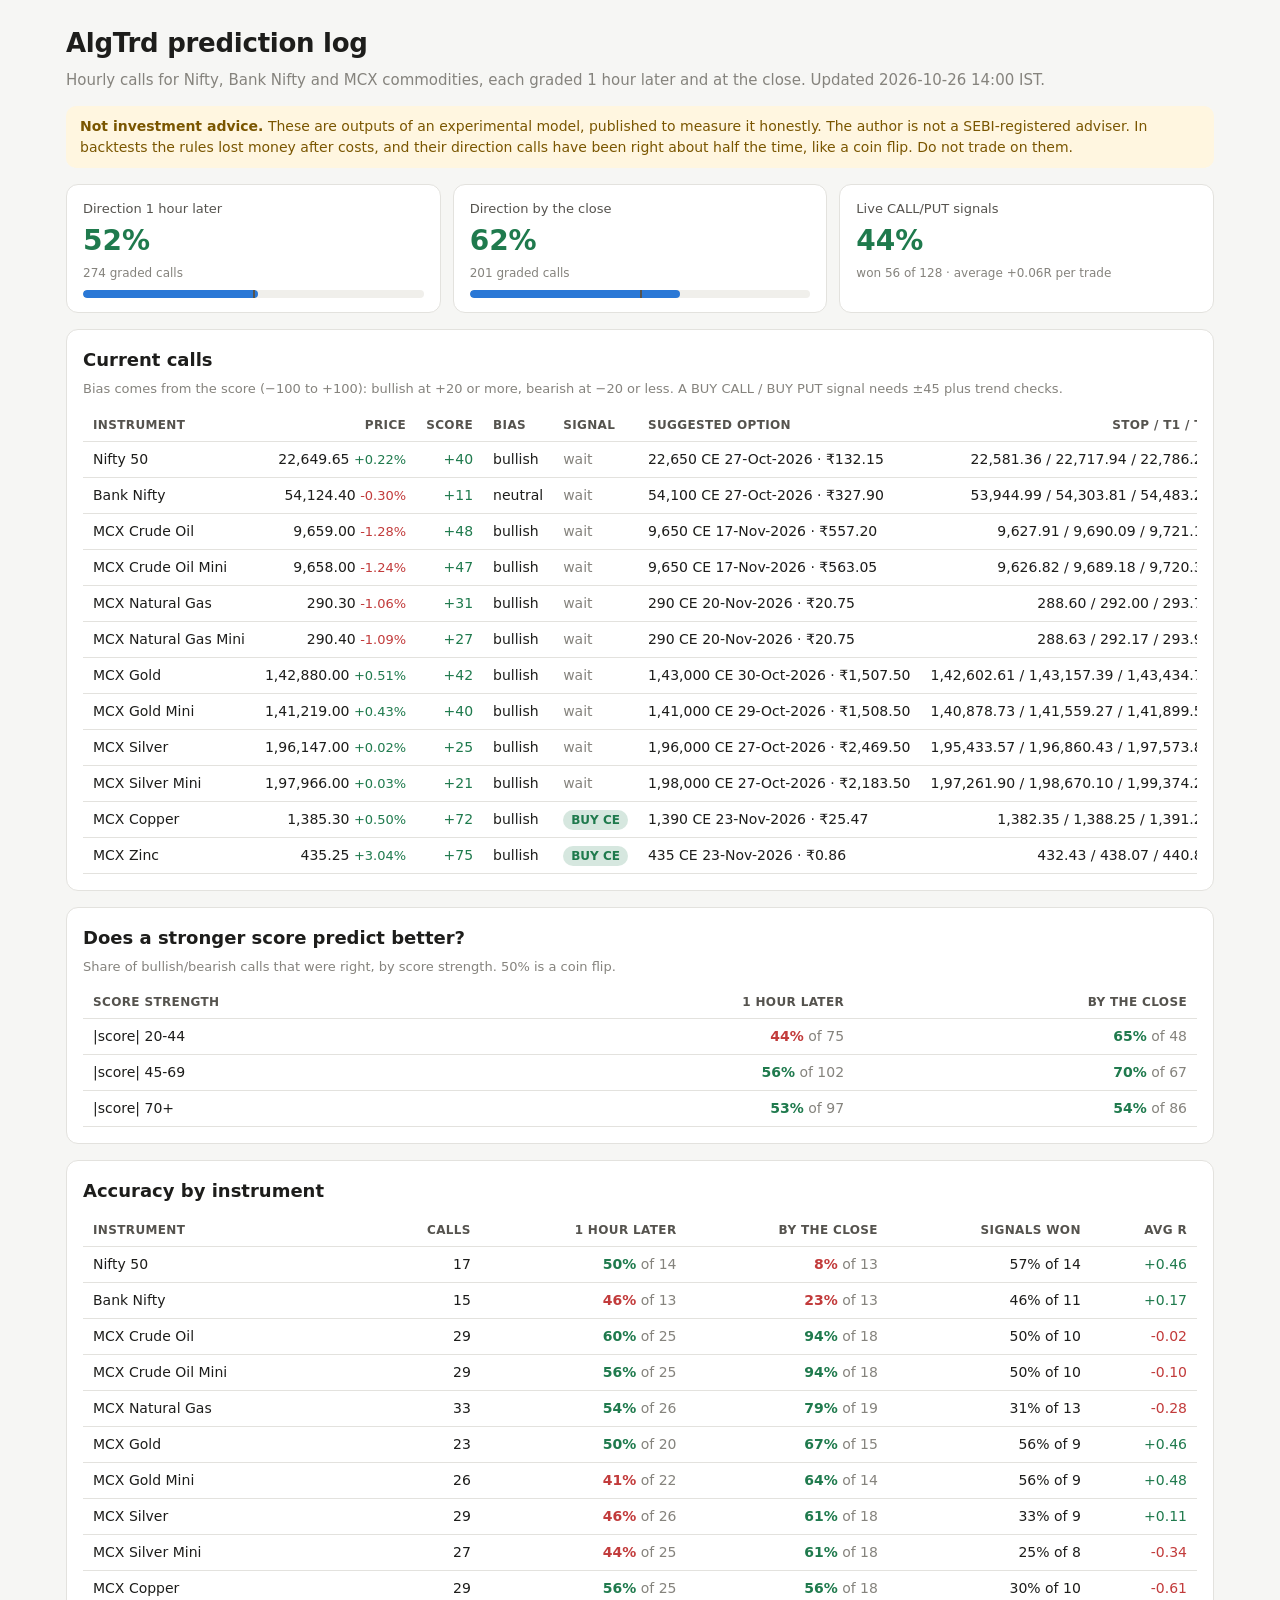
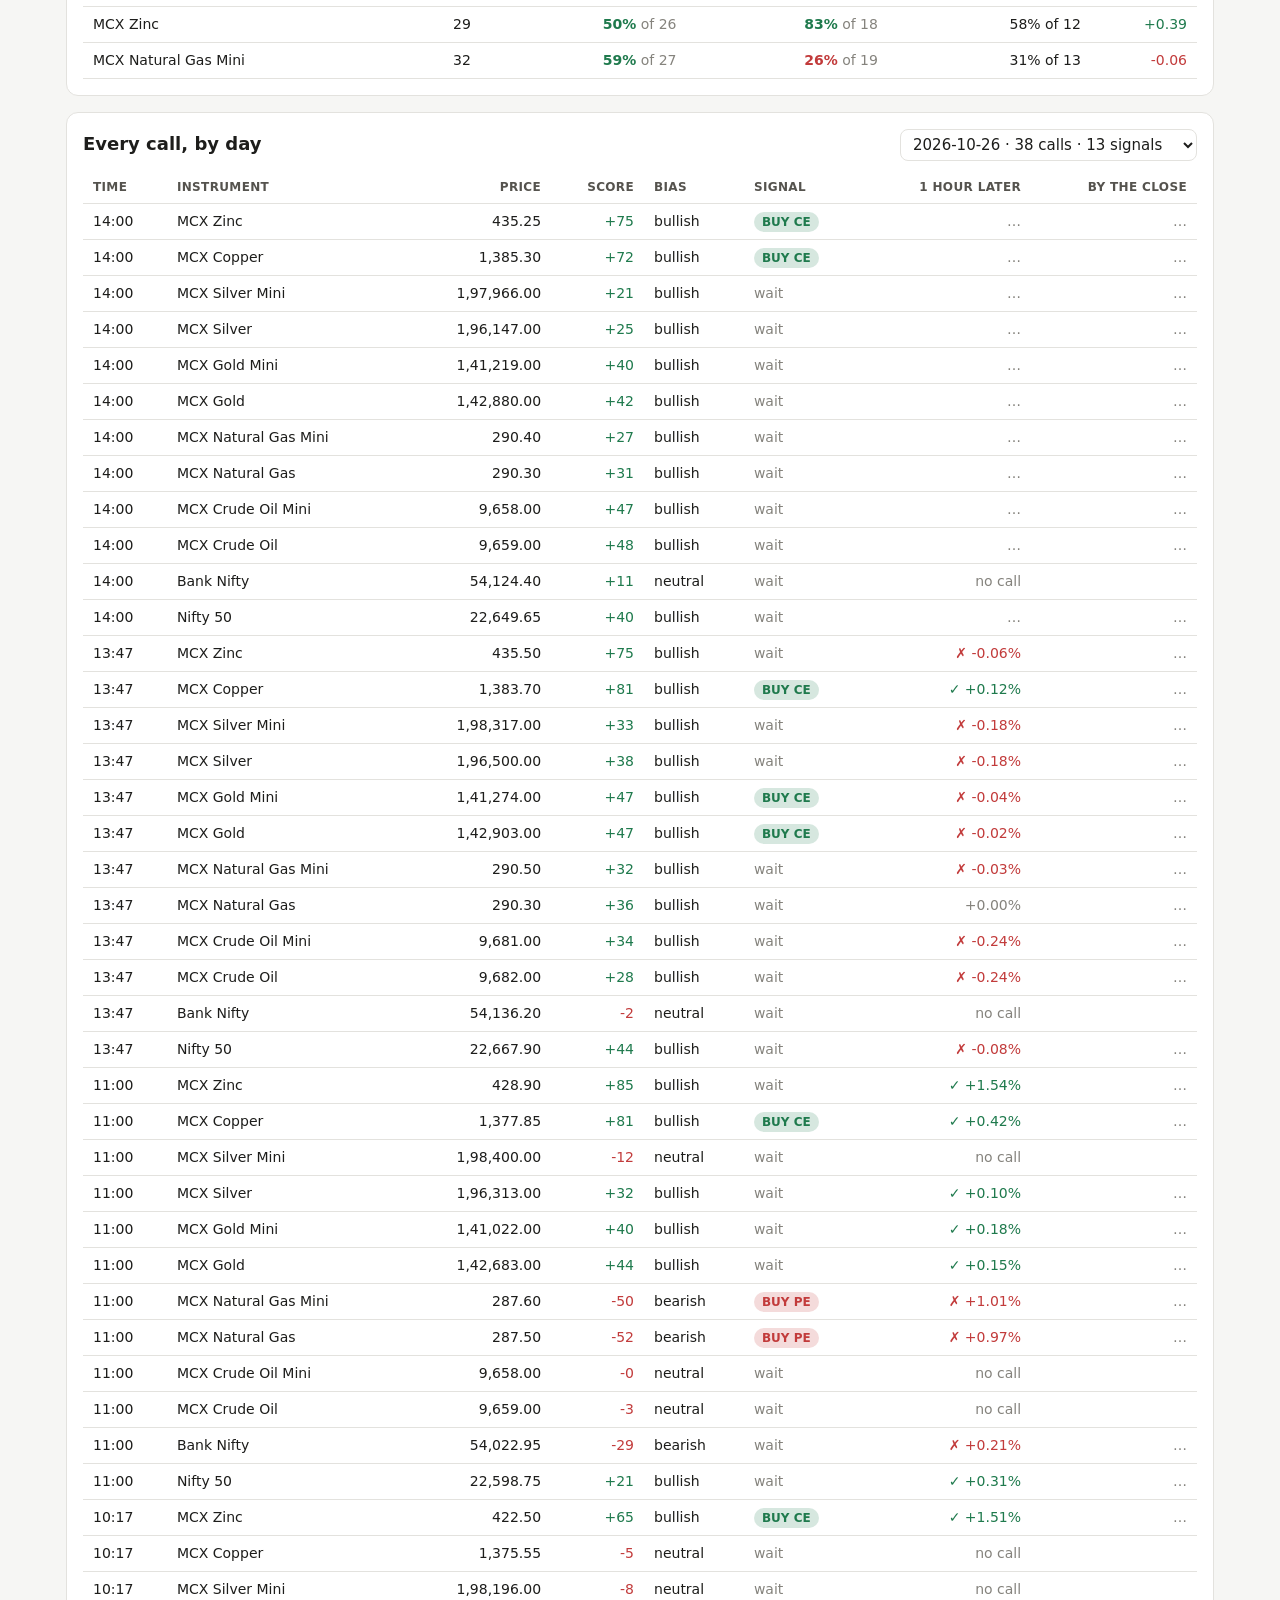
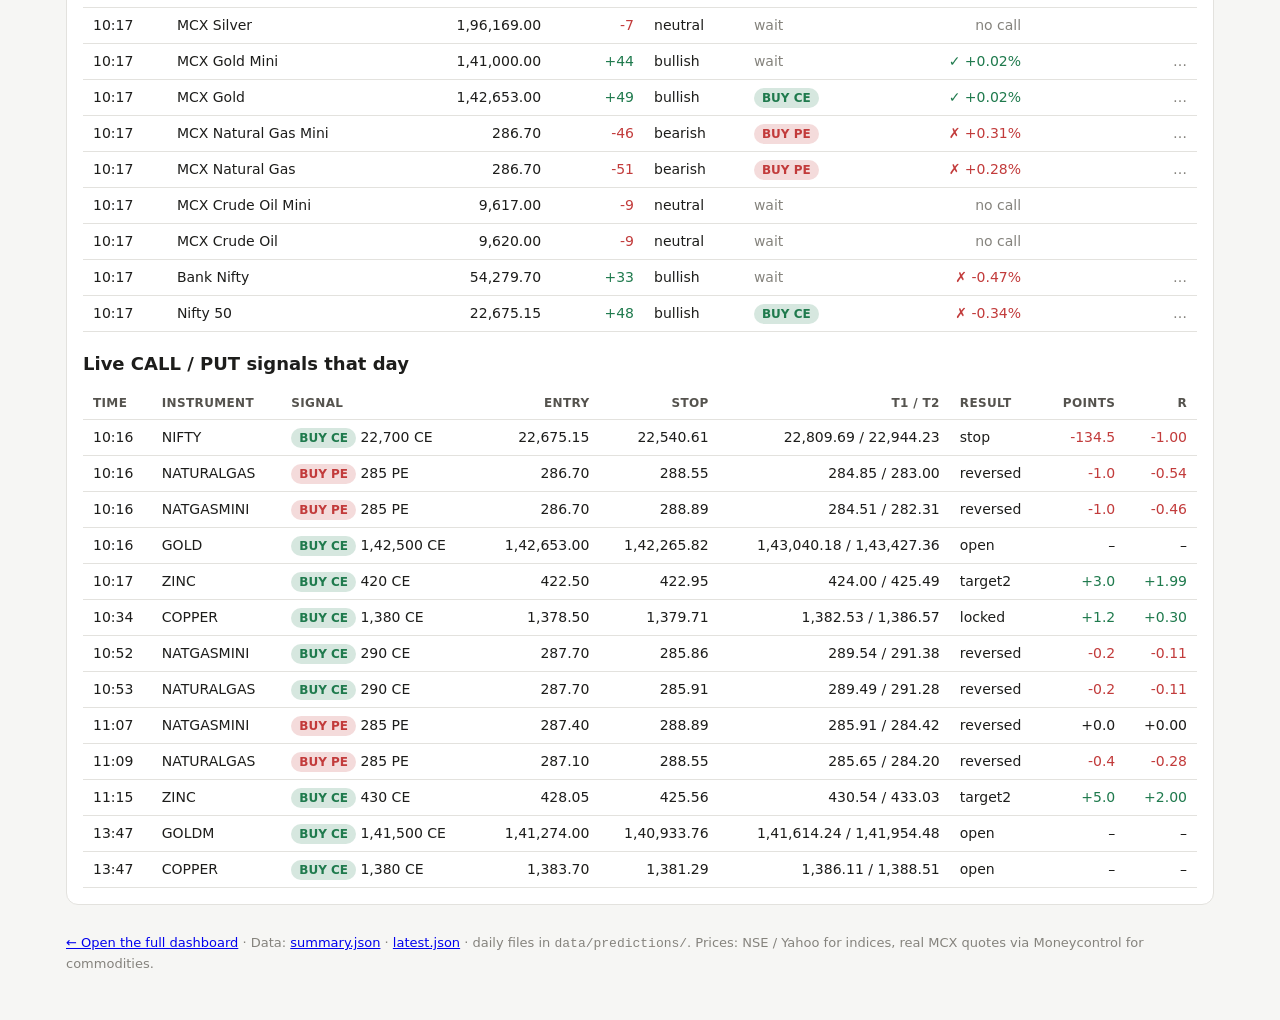
<file: docs/index.html>
<!doctype html>
<html lang="en">
<head>
<meta charset="utf-8">
<meta name="viewport" content="width=device-width, initial-scale=1">
<title>AlgTrd Prediction Log</title>
<meta name="description" content="Hourly NSE index and MCX commodity calls from AlgTrd, each graded 1 hour later and at the close.">
<style>
:root {
  --bg: #f6f6f4; --surface: #ffffff; --ink: #1d1d1b; --ink-2: #55534e; --muted: #85837d; --border: #e3e2de;
  --up: #1f7a4d; --down: #c23b3b; --accent: #2a78d6; --chip: #f0efeb; --warn-bg: #fff6e0; --warn-ink: #7a5600;
}
@media (prefers-color-scheme: dark) {
  :root:not([data-theme="light"]) {
    --bg: #141413; --surface: #1d1d1b; --ink: #ecebe7; --ink-2: #b8b6b0; --muted: #8b8984; --border: #34332f;
    --up: #4fbf86; --down: #ec6b6b; --accent: #5b9cf0; --chip: #2a2926; --warn-bg: #3a2f12; --warn-ink: #f0cf7a;
  }
}
:root[data-theme="dark"] {
  --bg: #141413; --surface: #1d1d1b; --ink: #ecebe7; --ink-2: #b8b6b0; --muted: #8b8984; --border: #34332f;
  --up: #4fbf86; --down: #ec6b6b; --accent: #5b9cf0; --chip: #2a2926; --warn-bg: #3a2f12; --warn-ink: #f0cf7a;
}
* { box-sizing: border-box; }
body { margin: 0; background: var(--bg); color: var(--ink); font: 15px/1.5 system-ui, -apple-system, "Segoe UI", sans-serif; }
main { max-width: 1180px; margin: 0 auto; padding: 24px 16px 48px; }
h1 { font-size: 26px; margin: 0 0 4px; letter-spacing: -0.01em; }
h2 { font-size: 18px; margin: 0 0 4px; }
p { margin: 6px 0; }
.muted { color: var(--muted); } .small { font-size: 13px; }
.up { color: var(--up); } .down { color: var(--down); }
.card { background: var(--surface); border: 1px solid var(--border); border-radius: 12px; padding: 16px; margin-top: 16px; }
.warn { background: var(--warn-bg); color: var(--warn-ink); border-radius: 10px; padding: 10px 14px; margin-top: 14px; font-size: 14px; }
.tiles { display: grid; grid-template-columns: repeat(auto-fit, minmax(200px, 1fr)); gap: 12px; margin-top: 16px; }
.tile { background: var(--surface); border: 1px solid var(--border); border-radius: 12px; padding: 14px 16px; }
.tile .label { font-size: 13px; color: var(--ink-2); }
.tile .value { font-size: 28px; font-weight: 650; font-variant-numeric: tabular-nums; margin: 2px 0; }
.tile .sub { font-size: 12px; color: var(--muted); }
.bar { position: relative; height: 8px; background: var(--chip); border-radius: 4px; margin-top: 8px; overflow: hidden; }
.bar i { position: absolute; inset: 0 auto 0 0; background: var(--accent); border-radius: 4px; }
.bar b { position: absolute; top: -3px; bottom: -3px; left: 50%; width: 2px; background: var(--ink-2); }
.scroll { overflow-x: auto; margin-top: 10px; }
table { border-collapse: collapse; width: 100%; font-size: 14px; }
th, td { padding: 7px 10px; border-bottom: 1px solid var(--border); text-align: left; white-space: nowrap; }
th { font-size: 12px; font-weight: 600; color: var(--ink-2); text-transform: uppercase; letter-spacing: .03em; }
td.num, th.num { text-align: right; font-variant-numeric: tabular-nums; }
.pill { display: inline-block; padding: 1px 8px; border-radius: 999px; font-size: 12px; font-weight: 600; background: var(--chip); }
.pill.call { background: color-mix(in srgb, var(--up) 18%, transparent); color: var(--up); }
.pill.put { background: color-mix(in srgb, var(--down) 18%, transparent); color: var(--down); }
.row { display: flex; gap: 10px; align-items: center; flex-wrap: wrap; justify-content: space-between; }
select { font: inherit; padding: 5px 8px; border-radius: 8px; border: 1px solid var(--border); background: var(--surface); color: var(--ink); }
footer { margin-top: 28px; font-size: 13px; color: var(--muted); }
@media (max-width: 640px) { h1 { font-size: 22px; } .tile .value { font-size: 24px; } }
</style>
</head>
<body>
<main>
  <h1>AlgTrd prediction log</h1>
  <p class="muted">Hourly calls for Nifty, Bank Nifty and MCX commodities, each graded 1 hour later and at the close.
    <span id="updated"></span></p>
  <div class="warn"><b>Not investment advice.</b> These are outputs of an experimental model, published to measure it honestly.
    The author is not a SEBI-registered adviser. In backtests the rules lost money after costs, and their direction calls
    have been right about half the time, like a coin flip. Do not trade on them.</div>

  <div class="tiles" id="tiles"></div>

  <section class="card">
    <h2>Current calls</h2>
    <p class="small muted">Bias comes from the score (−100 to +100): bullish at +20 or more, bearish at −20 or less. A BUY CALL / BUY PUT signal needs ±45 plus trend checks.</p>
    <div class="scroll"><table id="latest"></table></div>
  </section>

  <section class="card">
    <h2>Does a stronger score predict better?</h2>
    <p class="small muted">Share of bullish/bearish calls that were right, by score strength. 50% is a coin flip.</p>
    <div class="scroll"><table id="strength"></table></div>
  </section>

  <section class="card">
    <h2>Accuracy by instrument</h2>
    <div class="scroll"><table id="perInst"></table></div>
  </section>

  <section class="card">
    <div class="row"><h2>Every call, by day</h2><select id="day" aria-label="Day"></select></div>
    <div class="scroll"><table id="calls"></table></div>
    <h2 style="margin-top:18px">Live CALL / PUT signals that day</h2>
    <div class="scroll"><table id="signals"></table></div>
  </section>

  <footer><a href="../">← Open the full dashboard</a> · Data: <a href="data/summary.json">summary.json</a> · <a href="data/latest.json">latest.json</a> · daily files in
    <code>data/predictions/</code>. Prices: NSE / Yahoo for indices, real MCX quotes via Moneycontrol for commodities.</footer>
</main>
<script>
const $ = (s) => document.querySelector(s);
const esc = (s) => String(s ?? "").replace(/[&<>"']/g, (c) => ({ "&": "&amp;", "<": "&lt;", ">": "&gt;", '"': "&quot;", "'": "&#39;" }[c]));
const fmt = (v, d = 2) => v == null || isNaN(v) ? "–" : Number(v).toLocaleString("en-IN", { minimumFractionDigits: d, maximumFractionDigits: d });
const pct = (v, d = 0) => v == null ? "–" : (v * 100).toFixed(d) + "%";
const sgn = (v, d = 1) => v == null ? "–" : (v >= 0 ? "+" : "") + Number(v).toFixed(d);
const cls = (v) => v > 0 ? "up" : v < 0 ? "down" : "";
const time = (iso) => (iso || "").replace("T", " ").slice(0, 16);
const get = (p) => fetch(p + "?t=" + Date.now()).then((r) => r.ok ? r.json() : null).catch(() => null);

function table(el, head, rows, empty) {
  $(el).innerHTML = `<thead><tr>${head.map(([h, n]) => `<th class="${n ? "num" : ""}">${h}</th>`).join("")}</tr></thead><tbody>` +
    (rows.length ? rows.join("") : `<tr><td colspan="${head.length}" class="muted">${empty}</td></tr>`) + "</tbody>";
}
const acc = (b) => b && b.graded ? `<b class="${b.accuracy >= 0.5 ? "up" : "down"}">${pct(b.accuracy)}</b> <span class="muted">of ${b.graded}</span>` : `<span class="muted">not graded yet</span>`;
const tile = (label, b, sub) => `<div class="tile"><div class="label">${label}</div>
  <div class="value ${b && b.graded ? (b.accuracy >= 0.5 ? "up" : "down") : ""}">${b && b.graded ? pct(b.accuracy) : "–"}</div>
  <div class="sub">${sub}</div><div class="bar" title="line = 50% coin flip"><i style="width:${b && b.graded ? b.accuracy * 100 : 0}%"></i><b></b></div></div>`;
const signalPill = (s) => s ? `<span class="pill ${s === "CALL" ? "call" : "put"}">BUY ${s === "CALL" ? "CE" : "PE"}</span>` : `<span class="muted">wait</span>`;
const mark = (o) => !o ? `<span class="muted">…</span>` : o.correct == null ? `<span class="muted">${sgn(o.change_pct, 2)}%</span>` :
  `<span class="${o.correct ? "up" : "down"}">${o.correct ? "✓" : "✗"} ${sgn(o.change_pct, 2)}%</span>`;

async function boot() {
  const [sum, lat] = await Promise.all([get("data/summary.json"), get("data/latest.json")]);
  if (!sum) { $("#tiles").innerHTML = `<p class="muted">No predictions published yet.</p>`; return; }
  $("#updated").textContent = `Updated ${time(sum.updated)} IST.`;
  const s = sum.signals;
  $("#tiles").innerHTML = tile("Direction 1 hour later", sum.total["1h"], `${sum.total["1h"].graded} graded calls`) +
    tile("Direction by the close", sum.total.close, `${sum.total.close.graded} graded calls`) +
    `<div class="tile"><div class="label">Live CALL/PUT signals</div><div class="value ${s.avg_r > 0 ? "up" : s.avg_r < 0 ? "down" : ""}">${s.win_rate == null ? "–" : pct(s.win_rate)}</div>
     <div class="sub">won ${s.wins} of ${s.closed} · average ${sgn(s.avg_r, 2)}R per trade</div></div>`;

  table("#strength", [["Score strength"], ["1 hour later", 1], ["By the close", 1]],
    Object.entries(sum.by_strength).map(([k, v]) => `<tr><td>${esc(k)}</td><td class="num">${acc(v["1h"])}</td><td class="num">${acc(v.close)}</td></tr>`), "No calls yet.");
  table("#perInst", [["Instrument"], ["Calls", 1], ["1 hour later", 1], ["By the close", 1], ["Signals won", 1], ["Avg R", 1]],
    Object.entries(sum.by_instrument).map(([k, v]) => {
      const sc = s.by_instrument[k] || {};
      return `<tr><td>${esc(v.name)}</td><td class="num">${v["1h"].calls}</td><td class="num">${acc(v["1h"])}</td><td class="num">${acc(v.close)}</td>
        <td class="num">${sc.trades ? `${pct(sc.win_rate)} of ${sc.trades}` : "–"}</td><td class="num ${cls(sc.avg_r)}">${sc.trades ? sgn(sc.avg_r, 2) : "–"}</td></tr>`;
    }), "No calls yet.");

  table("#latest", [["Instrument"], ["Price", 1], ["Score", 1], ["Bias"], ["Signal"], ["Suggested option"], ["Stop / T1 / T2", 1], ["Market"]],
    (lat?.instruments || []).map((a) => {
      const o = a.option || {}, l = a.levels || {};
      return `<tr><td>${esc(a.name)}</td><td class="num">${fmt(a.spot)} <span class="${cls(a.change_pct)} small">${sgn(a.change_pct, 2)}%</span></td>
        <td class="num ${cls(a.score)}">${sgn(a.score, 0)}</td><td>${esc(a.bias)}</td><td>${signalPill(a.signal)}</td>
        <td>${o.strike ? `${fmt(o.strike, 0)} ${esc(o.type)} ${esc(o.expiry || "")}${o.premium ? ` · ₹${fmt(o.premium)}` : ""}` : "–"}</td>
        <td class="num">${fmt(l.sl)} / ${fmt(l.t1)} / ${fmt(l.t2)}</td><td>${a.open ? "open" : `<span class="muted">closed</span>`}</td></tr>`;
    }), "No current calls.");

  $("#day").innerHTML = sum.days.map((d) => `<option value="${esc(d.date)}">${esc(d.date)} · ${d.directional} calls · ${d.signals} signals</option>`).join("");
  $("#day").onchange = () => loadDay($("#day").value);
  if (sum.days.length) loadDay(sum.days[0].date);
}

async function loadDay(date) {
  const d = await get(`data/predictions/${date}.json`);
  const preds = (d?.predictions || []).slice().reverse();
  table("#calls", [["Time"], ["Instrument"], ["Price", 1], ["Score", 1], ["Bias"], ["Signal"], ["1 hour later", 1], ["By the close", 1]],
    preds.map((p) => `<tr><td>${esc(time(p.time).slice(11))}</td><td>${esc(p.name)}</td><td class="num">${fmt(p.spot)}</td>
      <td class="num ${cls(p.score)}">${sgn(p.score, 0)}</td><td>${esc(p.bias)}</td><td>${signalPill(p.signal)}</td>
      <td class="num">${p.bias === "neutral" ? `<span class="muted">no call</span>` : mark(p.outcome_1h)}</td>
      <td class="num">${p.bias === "neutral" ? "" : mark(p.outcome_close)}</td></tr>`), "No calls that day.");
  table("#signals", [["Time"], ["Instrument"], ["Signal"], ["Entry", 1], ["Stop", 1], ["T1 / T2", 1], ["Result"], ["Points", 1], ["R", 1]],
    (d?.signals || []).map((x) => `<tr><td>${esc(time(x.ts).slice(11))}</td><td>${esc(x.symbol)}</td>
      <td>${signalPill(x.side)} ${fmt(x.strike, 0)} ${esc(x.opt_type || "")}</td><td class="num">${fmt(x.entry)}</td><td class="num">${fmt(x.sl)}</td>
      <td class="num">${fmt(x.t1)} / ${fmt(x.t2)}</td><td>${esc(x.status)}</td>
      <td class="num ${cls(x.points)}">${x.points == null ? "–" : sgn(x.points, 1)}</td><td class="num ${cls(x.r)}">${x.r == null ? "–" : sgn(x.r, 2)}</td></tr>`),
    "No live signals that day.");
}
boot();
</script>
</body>
</html>
</file>
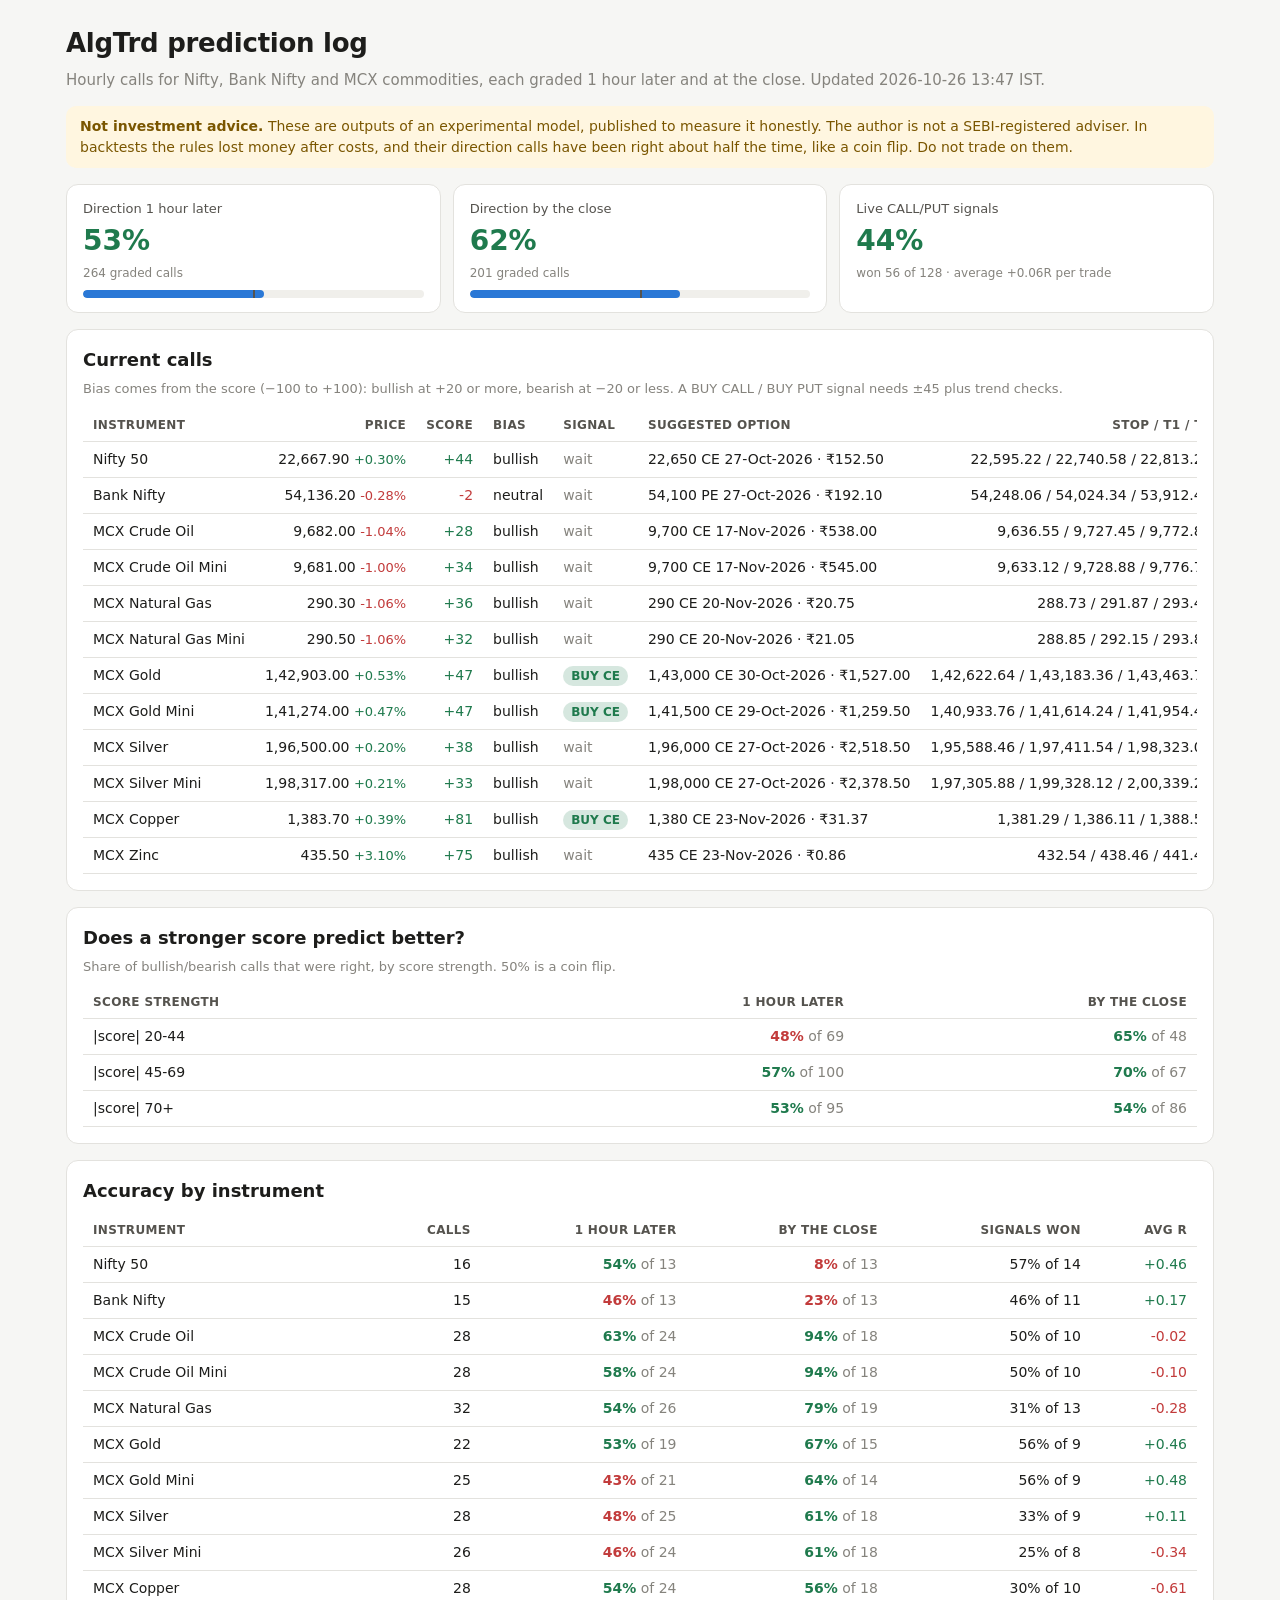
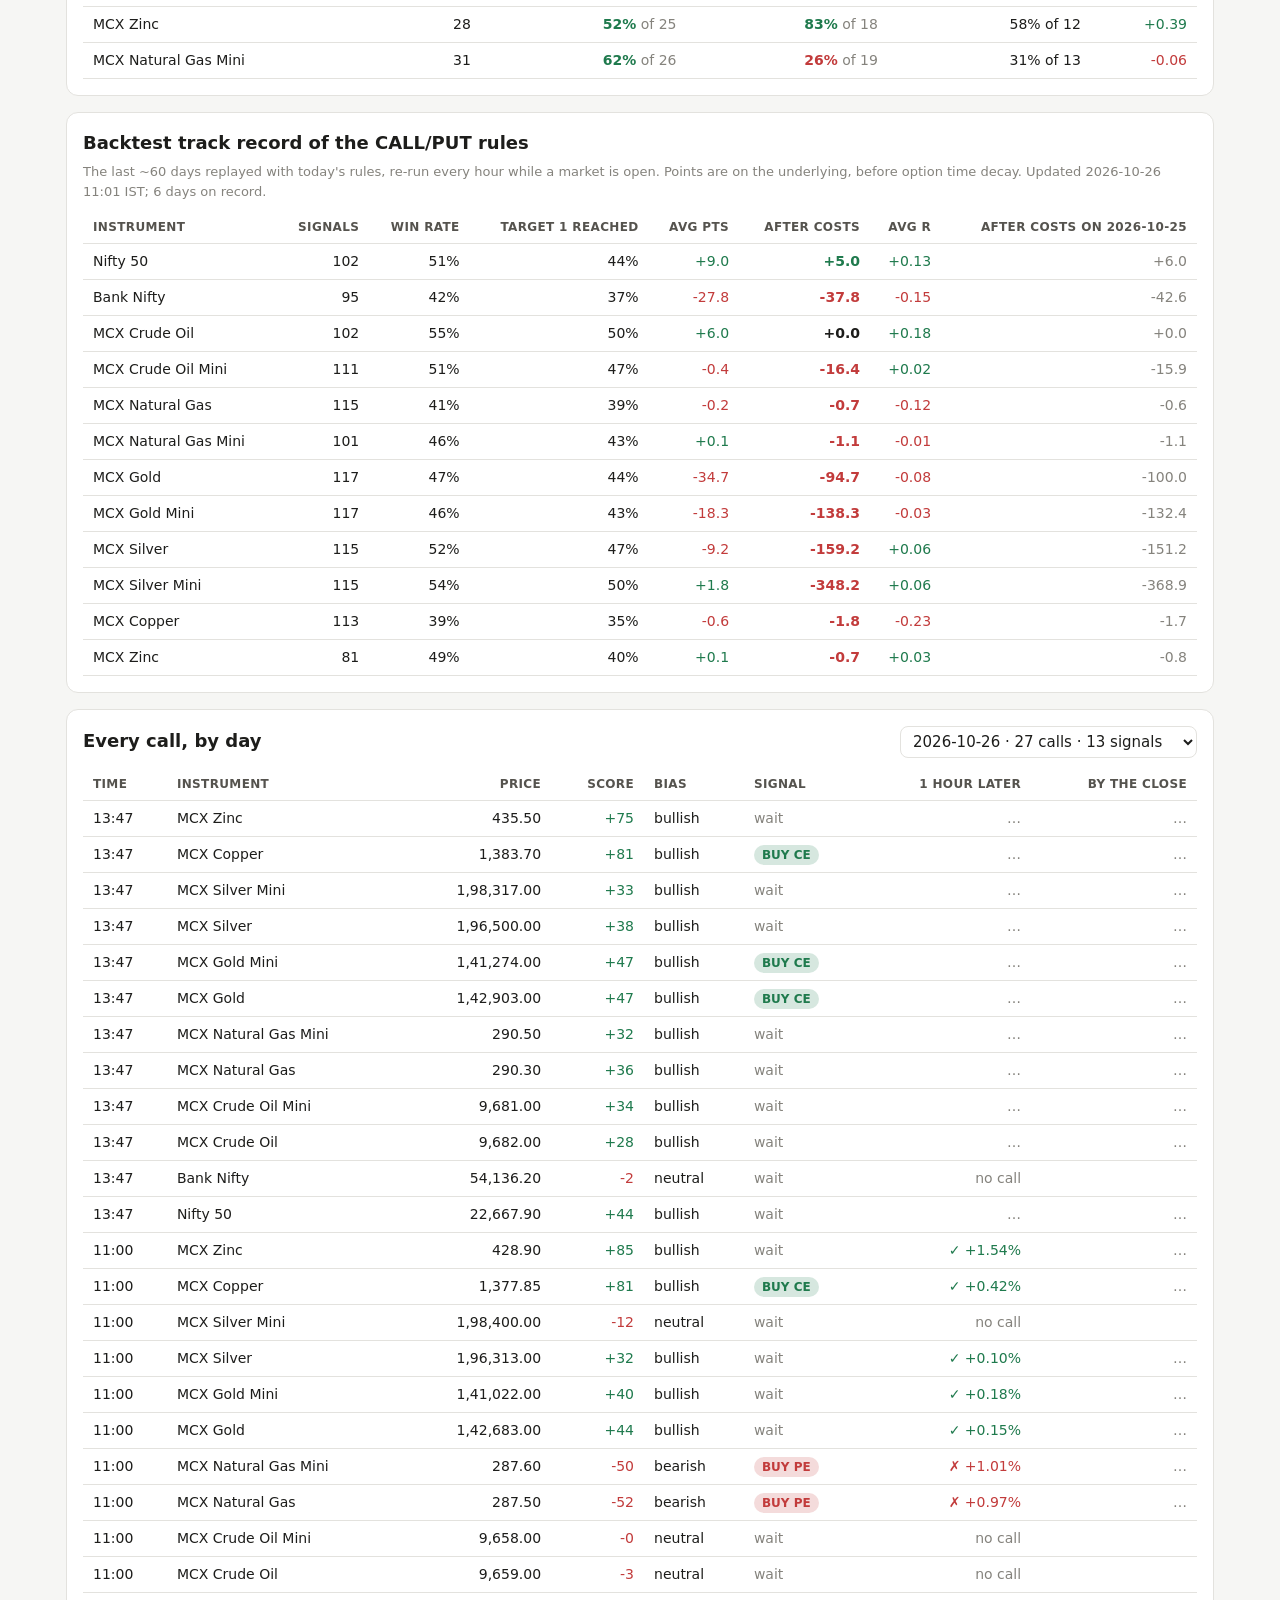
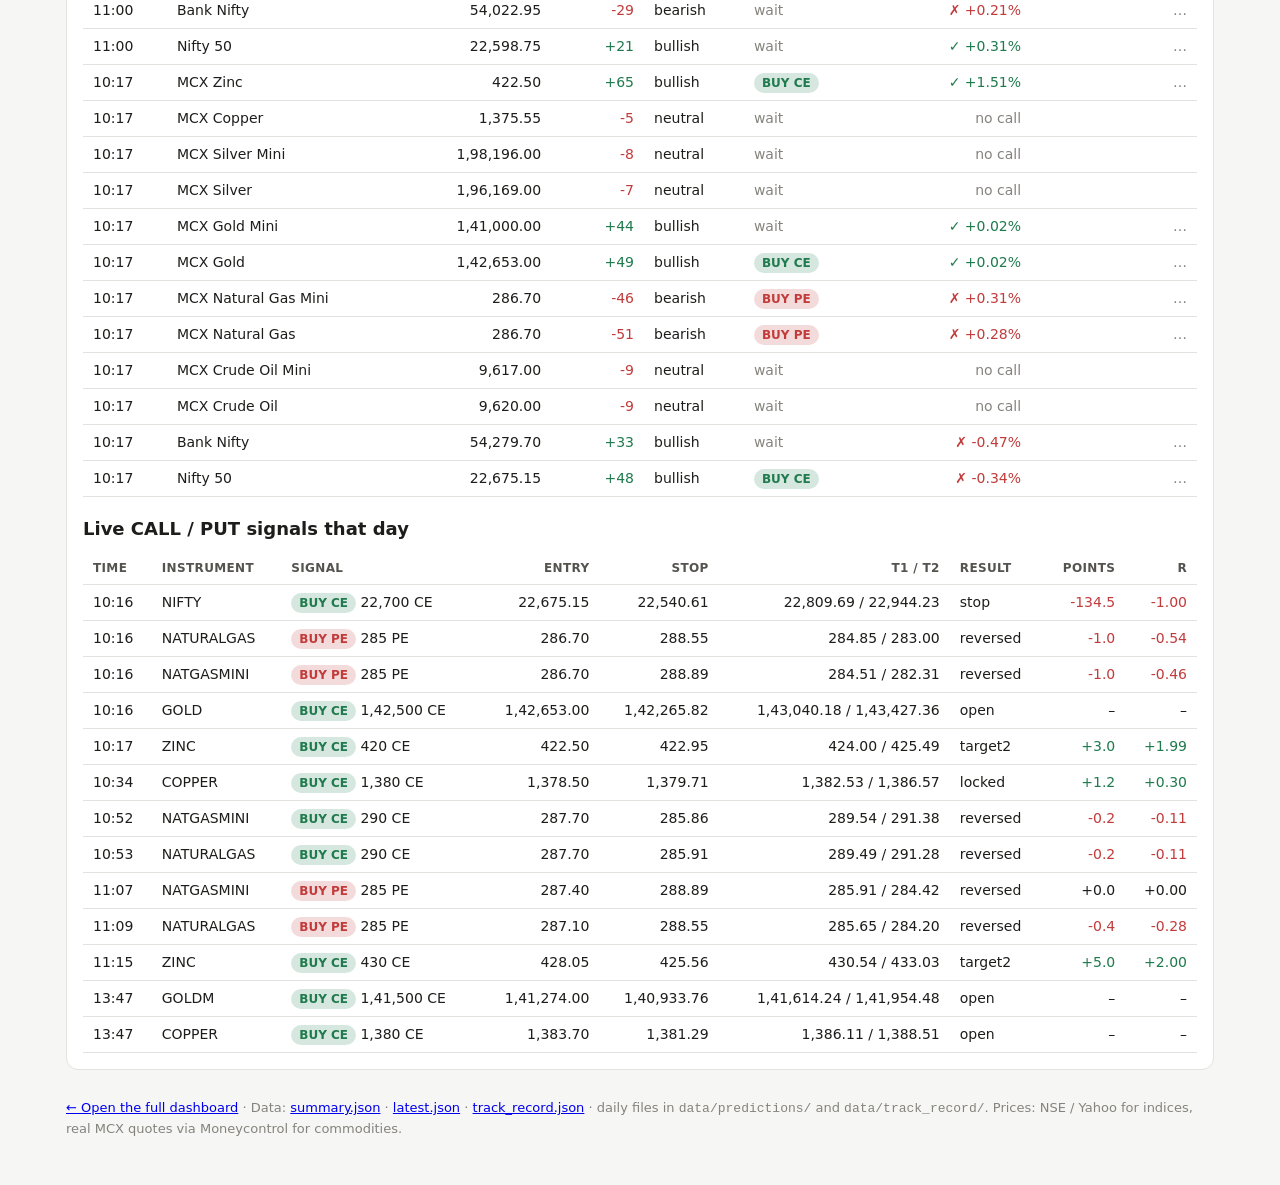
<file: log/index.html>
<!doctype html>
<html lang="en">
<head>
<meta charset="utf-8">
<meta name="viewport" content="width=device-width, initial-scale=1">
<title>AlgTrd Prediction Log</title>
<meta name="description" content="Hourly NSE index and MCX commodity calls from AlgTrd, each graded 1 hour later and at the close.">
<style>
:root {
  --bg: #f6f6f4; --surface: #ffffff; --ink: #1d1d1b; --ink-2: #55534e; --muted: #85837d; --border: #e3e2de;
  --up: #1f7a4d; --down: #c23b3b; --accent: #2a78d6; --chip: #f0efeb; --warn-bg: #fff6e0; --warn-ink: #7a5600;
}
@media (prefers-color-scheme: dark) {
  :root:not([data-theme="light"]) {
    --bg: #141413; --surface: #1d1d1b; --ink: #ecebe7; --ink-2: #b8b6b0; --muted: #8b8984; --border: #34332f;
    --up: #4fbf86; --down: #ec6b6b; --accent: #5b9cf0; --chip: #2a2926; --warn-bg: #3a2f12; --warn-ink: #f0cf7a;
  }
}
:root[data-theme="dark"] {
  --bg: #141413; --surface: #1d1d1b; --ink: #ecebe7; --ink-2: #b8b6b0; --muted: #8b8984; --border: #34332f;
  --up: #4fbf86; --down: #ec6b6b; --accent: #5b9cf0; --chip: #2a2926; --warn-bg: #3a2f12; --warn-ink: #f0cf7a;
}
* { box-sizing: border-box; }
body { margin: 0; background: var(--bg); color: var(--ink); font: 15px/1.5 system-ui, -apple-system, "Segoe UI", sans-serif; }
main { max-width: 1180px; margin: 0 auto; padding: 24px 16px 48px; }
h1 { font-size: 26px; margin: 0 0 4px; letter-spacing: -0.01em; }
h2 { font-size: 18px; margin: 0 0 4px; }
p { margin: 6px 0; }
.muted { color: var(--muted); } .small { font-size: 13px; }
.up { color: var(--up); } .down { color: var(--down); }
.card { background: var(--surface); border: 1px solid var(--border); border-radius: 12px; padding: 16px; margin-top: 16px; }
.warn { background: var(--warn-bg); color: var(--warn-ink); border-radius: 10px; padding: 10px 14px; margin-top: 14px; font-size: 14px; }
.tiles { display: grid; grid-template-columns: repeat(auto-fit, minmax(200px, 1fr)); gap: 12px; margin-top: 16px; }
.tile { background: var(--surface); border: 1px solid var(--border); border-radius: 12px; padding: 14px 16px; }
.tile .label { font-size: 13px; color: var(--ink-2); }
.tile .value { font-size: 28px; font-weight: 650; font-variant-numeric: tabular-nums; margin: 2px 0; }
.tile .sub { font-size: 12px; color: var(--muted); }
.bar { position: relative; height: 8px; background: var(--chip); border-radius: 4px; margin-top: 8px; overflow: hidden; }
.bar i { position: absolute; inset: 0 auto 0 0; background: var(--accent); border-radius: 4px; }
.bar b { position: absolute; top: -3px; bottom: -3px; left: 50%; width: 2px; background: var(--ink-2); }
.scroll { overflow-x: auto; margin-top: 10px; }
table { border-collapse: collapse; width: 100%; font-size: 14px; }
th, td { padding: 7px 10px; border-bottom: 1px solid var(--border); text-align: left; white-space: nowrap; }
th { font-size: 12px; font-weight: 600; color: var(--ink-2); text-transform: uppercase; letter-spacing: .03em; }
td.num, th.num { text-align: right; font-variant-numeric: tabular-nums; }
.pill { display: inline-block; padding: 1px 8px; border-radius: 999px; font-size: 12px; font-weight: 600; background: var(--chip); }
.pill.call { background: color-mix(in srgb, var(--up) 18%, transparent); color: var(--up); }
.pill.put { background: color-mix(in srgb, var(--down) 18%, transparent); color: var(--down); }
.row { display: flex; gap: 10px; align-items: center; flex-wrap: wrap; justify-content: space-between; }
select { font: inherit; padding: 5px 8px; border-radius: 8px; border: 1px solid var(--border); background: var(--surface); color: var(--ink); }
footer { margin-top: 28px; font-size: 13px; color: var(--muted); }
@media (max-width: 640px) { h1 { font-size: 22px; } .tile .value { font-size: 24px; } }
</style>
</head>
<body>
<main>
  <h1>AlgTrd prediction log</h1>
  <p class="muted">Hourly calls for Nifty, Bank Nifty and MCX commodities, each graded 1 hour later and at the close.
    <span id="updated"></span></p>
  <div class="warn"><b>Not investment advice.</b> These are outputs of an experimental model, published to measure it honestly.
    The author is not a SEBI-registered adviser. In backtests the rules lost money after costs, and their direction calls
    have been right about half the time, like a coin flip. Do not trade on them.</div>

  <div class="tiles" id="tiles"></div>

  <section class="card">
    <h2>Current calls</h2>
    <p class="small muted">Bias comes from the score (−100 to +100): bullish at +20 or more, bearish at −20 or less. A BUY CALL / BUY PUT signal needs ±45 plus trend checks.</p>
    <div class="scroll"><table id="latest"></table></div>
  </section>

  <section class="card">
    <h2>Does a stronger score predict better?</h2>
    <p class="small muted">Share of bullish/bearish calls that were right, by score strength. 50% is a coin flip.</p>
    <div class="scroll"><table id="strength"></table></div>
  </section>

  <section class="card">
    <h2>Accuracy by instrument</h2>
    <div class="scroll"><table id="perInst"></table></div>
  </section>

  <section class="card">
    <h2>Backtest track record of the CALL/PUT rules</h2>
    <p class="small muted" id="trackNote">The last ~60 days replayed with today's rules, re-run every hour while a market is open.
      Points are on the underlying, before option time decay.</p>
    <div class="scroll"><table id="track"></table></div>
  </section>

  <section class="card">
    <div class="row"><h2>Every call, by day</h2><select id="day" aria-label="Day"></select></div>
    <div class="scroll"><table id="calls"></table></div>
    <h2 style="margin-top:18px">Live CALL / PUT signals that day</h2>
    <div class="scroll"><table id="signals"></table></div>
  </section>

  <footer><a href="../">← Open the full dashboard</a> · Data: <a href="data/summary.json">summary.json</a> · <a href="data/latest.json">latest.json</a> · <a href="data/track_record.json">track_record.json</a> · daily files in
    <code>data/predictions/</code> and <code>data/track_record/</code>. Prices: NSE / Yahoo for indices, real MCX quotes via Moneycontrol for commodities.</footer>
</main>
<script>
const $ = (s) => document.querySelector(s);
const esc = (s) => String(s ?? "").replace(/[&<>"']/g, (c) => ({ "&": "&amp;", "<": "&lt;", ">": "&gt;", '"': "&quot;", "'": "&#39;" }[c]));
const fmt = (v, d = 2) => v == null || isNaN(v) ? "–" : Number(v).toLocaleString("en-IN", { minimumFractionDigits: d, maximumFractionDigits: d });
const pct = (v, d = 0) => v == null ? "–" : (v * 100).toFixed(d) + "%";
const sgn = (v, d = 1) => v == null ? "–" : (v >= 0 ? "+" : "") + Number(v).toFixed(d);
const cls = (v) => v > 0 ? "up" : v < 0 ? "down" : "";
const time = (iso) => (iso || "").replace("T", " ").slice(0, 16);
const get = (p) => fetch(p + "?t=" + Date.now()).then((r) => r.ok ? r.json() : null).catch(() => null);

function table(el, head, rows, empty) {
  $(el).innerHTML = `<thead><tr>${head.map(([h, n]) => `<th class="${n ? "num" : ""}">${h}</th>`).join("")}</tr></thead><tbody>` +
    (rows.length ? rows.join("") : `<tr><td colspan="${head.length}" class="muted">${empty}</td></tr>`) + "</tbody>";
}
const acc = (b) => b && b.graded ? `<b class="${b.accuracy >= 0.5 ? "up" : "down"}">${pct(b.accuracy)}</b> <span class="muted">of ${b.graded}</span>` : `<span class="muted">not graded yet</span>`;
const tile = (label, b, sub) => `<div class="tile"><div class="label">${label}</div>
  <div class="value ${b && b.graded ? (b.accuracy >= 0.5 ? "up" : "down") : ""}">${b && b.graded ? pct(b.accuracy) : "–"}</div>
  <div class="sub">${sub}</div><div class="bar" title="line = 50% coin flip"><i style="width:${b && b.graded ? b.accuracy * 100 : 0}%"></i><b></b></div></div>`;
const signalPill = (s) => s ? `<span class="pill ${s === "CALL" ? "call" : "put"}">BUY ${s === "CALL" ? "CE" : "PE"}</span>` : `<span class="muted">wait</span>`;
const mark = (o) => !o ? `<span class="muted">…</span>` : o.correct == null ? `<span class="muted">${sgn(o.change_pct, 2)}%</span>` :
  `<span class="${o.correct ? "up" : "down"}">${o.correct ? "✓" : "✗"} ${sgn(o.change_pct, 2)}%</span>`;

async function boot() {
  const [sum, lat, trk] = await Promise.all([get("data/summary.json"), get("data/latest.json"), get("data/track_record.json")]);
  renderTrack(trk);
  if (!sum) { $("#tiles").innerHTML = `<p class="muted">No predictions published yet.</p>`; return; }
  $("#updated").textContent = `Updated ${time(sum.updated)} IST.`;
  const s = sum.signals;
  $("#tiles").innerHTML = tile("Direction 1 hour later", sum.total["1h"], `${sum.total["1h"].graded} graded calls`) +
    tile("Direction by the close", sum.total.close, `${sum.total.close.graded} graded calls`) +
    `<div class="tile"><div class="label">Live CALL/PUT signals</div><div class="value ${s.avg_r > 0 ? "up" : s.avg_r < 0 ? "down" : ""}">${s.win_rate == null ? "–" : pct(s.win_rate)}</div>
     <div class="sub">won ${s.wins} of ${s.closed} · average ${sgn(s.avg_r, 2)}R per trade</div></div>`;

  table("#strength", [["Score strength"], ["1 hour later", 1], ["By the close", 1]],
    Object.entries(sum.by_strength).map(([k, v]) => `<tr><td>${esc(k)}</td><td class="num">${acc(v["1h"])}</td><td class="num">${acc(v.close)}</td></tr>`), "No calls yet.");
  table("#perInst", [["Instrument"], ["Calls", 1], ["1 hour later", 1], ["By the close", 1], ["Signals won", 1], ["Avg R", 1]],
    Object.entries(sum.by_instrument).map(([k, v]) => {
      const sc = s.by_instrument[k] || {};
      return `<tr><td>${esc(v.name)}</td><td class="num">${v["1h"].calls}</td><td class="num">${acc(v["1h"])}</td><td class="num">${acc(v.close)}</td>
        <td class="num">${sc.trades ? `${pct(sc.win_rate)} of ${sc.trades}` : "–"}</td><td class="num ${cls(sc.avg_r)}">${sc.trades ? sgn(sc.avg_r, 2) : "–"}</td></tr>`;
    }), "No calls yet.");

  table("#latest", [["Instrument"], ["Price", 1], ["Score", 1], ["Bias"], ["Signal"], ["Suggested option"], ["Stop / T1 / T2", 1], ["Market"]],
    (lat?.instruments || []).map((a) => {
      const o = a.option || {}, l = a.levels || {};
      return `<tr><td>${esc(a.name)}</td><td class="num">${fmt(a.spot)} <span class="${cls(a.change_pct)} small">${sgn(a.change_pct, 2)}%</span></td>
        <td class="num ${cls(a.score)}">${sgn(a.score, 0)}</td><td>${esc(a.bias)}</td><td>${signalPill(a.signal)}</td>
        <td>${o.strike ? `${fmt(o.strike, 0)} ${esc(o.type)} ${esc(o.expiry || "")}${o.premium ? ` · ₹${fmt(o.premium)}` : ""}` : "–"}</td>
        <td class="num">${fmt(l.sl)} / ${fmt(l.t1)} / ${fmt(l.t2)}</td><td>${a.open ? "open" : `<span class="muted">closed</span>`}</td></tr>`;
    }), "No current calls.");

  $("#day").innerHTML = sum.days.map((d) => `<option value="${esc(d.date)}">${esc(d.date)} · ${d.directional} calls · ${d.signals} signals</option>`).join("");
  $("#day").onchange = () => loadDay($("#day").value);
  if (sum.days.length) loadDay(sum.days[0].date);
}

function renderTrack(trk) {
  const days = trk?.days || [], last = days[days.length - 1], prev = days[days.length - 2];
  if (last) $("#trackNote").textContent += ` Updated ${time(last.updated)} IST; ${days.length} day${days.length > 1 ? "s" : ""} on record.`;
  table("#track", [["Instrument"], ["Signals", 1], ["Win rate", 1], ["Target 1 reached", 1], ["Avg pts", 1], ["After costs", 1],
    ["Avg R", 1], [prev ? `After costs on ${prev.date}` : "Previous day", 1]],
    Object.entries(last?.instruments || {}).map(([k, s]) => {
      const p = prev?.instruments?.[k];
      return `<tr><td>${esc(s.name)}</td><td class="num">${s.trades ?? "–"}</td><td class="num">${pct(s.win_rate)}</td><td class="num">${pct(s.t1_hit_rate)}</td>
        <td class="num ${cls(s.avg_points)}">${sgn(s.avg_points)}</td><td class="num ${cls(s.avg_points_after_costs)}"><b>${sgn(s.avg_points_after_costs)}</b></td>
        <td class="num ${cls(s.avg_r)}">${sgn(s.avg_r, 2)}</td><td class="num muted">${p ? sgn(p.avg_points_after_costs) : "–"}</td></tr>`;
    }), "No backtest saved yet.");
}

async function loadDay(date) {
  const d = await get(`data/predictions/${date}.json`);
  const preds = (d?.predictions || []).slice().reverse();
  table("#calls", [["Time"], ["Instrument"], ["Price", 1], ["Score", 1], ["Bias"], ["Signal"], ["1 hour later", 1], ["By the close", 1]],
    preds.map((p) => `<tr><td>${esc(time(p.time).slice(11))}</td><td>${esc(p.name)}</td><td class="num">${fmt(p.spot)}</td>
      <td class="num ${cls(p.score)}">${sgn(p.score, 0)}</td><td>${esc(p.bias)}</td><td>${signalPill(p.signal)}</td>
      <td class="num">${p.bias === "neutral" ? `<span class="muted">no call</span>` : mark(p.outcome_1h)}</td>
      <td class="num">${p.bias === "neutral" ? "" : mark(p.outcome_close)}</td></tr>`), "No calls that day.");
  table("#signals", [["Time"], ["Instrument"], ["Signal"], ["Entry", 1], ["Stop", 1], ["T1 / T2", 1], ["Result"], ["Points", 1], ["R", 1]],
    (d?.signals || []).map((x) => `<tr><td>${esc(time(x.ts).slice(11))}</td><td>${esc(x.symbol)}</td>
      <td>${signalPill(x.side)} ${fmt(x.strike, 0)} ${esc(x.opt_type || "")}</td><td class="num">${fmt(x.entry)}</td><td class="num">${fmt(x.sl)}</td>
      <td class="num">${fmt(x.t1)} / ${fmt(x.t2)}</td><td>${esc(x.status)}</td>
      <td class="num ${cls(x.points)}">${x.points == null ? "–" : sgn(x.points, 1)}</td><td class="num ${cls(x.r)}">${x.r == null ? "–" : sgn(x.r, 2)}</td></tr>`),
    "No live signals that day.");
}
boot();
</script>
</body>
</html>
</file>
